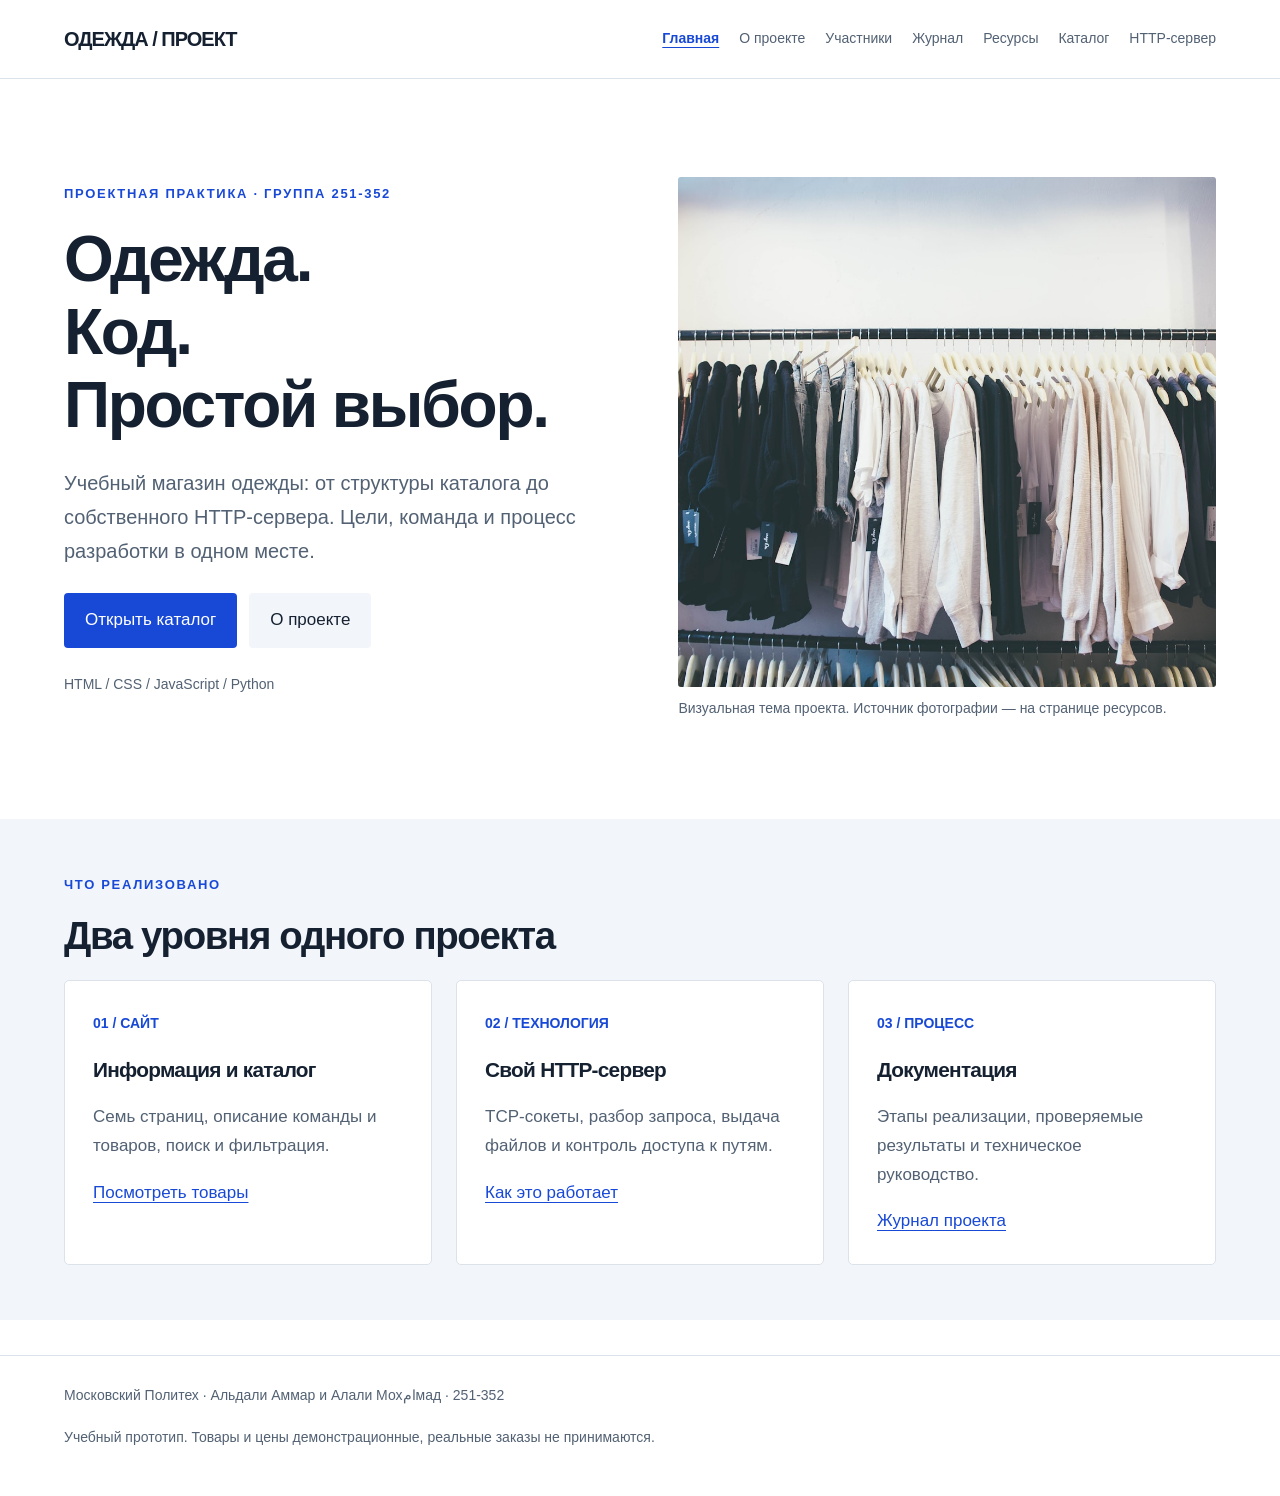
<file: index.html>
<!doctype html><html lang="ru"><head><meta charset="utf-8"><meta name="viewport" content="width=device-width, initial-scale=1"><meta name="description" content="Интернет-магазин одежды — учебный проект магазина одежды, группа 251-352"><title>Интернет-магазин одежды | Одежда / проект</title><link rel="stylesheet" href="style.css"></head><body><a class="skip" href="#main">К содержимому</a><header><div class="container header"><a class="brand" href="index.html">ОДЕЖДА / ПРОЕКТ</a><nav aria-label="Основная навигация"><a href="index.html" aria-current="page">Главная</a><a href="about.html">О проекте</a><a href="members.html">Участники</a><a href="journal.html">Журнал</a><a href="resources.html">Ресурсы</a><a href="catalog.html">Каталог</a><a href="technology.html">HTTP-сервер</a></nav></div></header><main id="main"><div class="container hero"><div><p class="eyebrow">Проектная практика · Группа 251-352</p><h1>Одежда.<br>Код.<br>Простой выбор.</h1><p class="lead">Учебный магазин одежды: от структуры каталога до собственного HTTP-сервера. Цели, команда и процесс разработки в одном месте.</p><div class="actions"><a class="button" href="catalog.html">Открыть каталог</a><a class="button secondary" href="about.html">О проекте</a></div><p class="meta">HTML / CSS / JavaScript / Python</p></div><figure><img src="assets/clothes.jpg" alt="Одежда нейтральных цветов на вешалках" width="700" height="850"><figcaption>Визуальная тема проекта. Источник фотографии — на странице ресурсов.</figcaption></figure></div><section class="band section"><div class="container"><p class="eyebrow">Что реализовано</p><h2>Два уровня одного проекта</h2><div class="grid"><article class="card"><span class="number">01 / САЙТ</span><h3>Информация и каталог</h3><p>Семь страниц, описание команды и товаров, поиск и фильтрация.</p><a href="catalog.html">Посмотреть товары</a></article><article class="card"><span class="number">02 / ТЕХНОЛОГИЯ</span><h3>Свой HTTP-сервер</h3><p>TCP-сокеты, разбор запроса, выдача файлов и контроль доступа к путям.</p><a href="technology.html">Как это работает</a></article><article class="card"><span class="number">03 / ПРОЦЕСС</span><h3>Документация</h3><p>Этапы реализации, проверяемые результаты и техническое руководство.</p><a href="journal.html">Журнал проекта</a></article></div></div></section></main><footer><div class="container"><p>Московский Политех · Альдали Аммар и Алали Мохامмад · 251-352</p><p>Учебный прототип. Товары и цены демонстрационные, реальные заказы не принимаются.</p></div></footer></body></html>
</file>
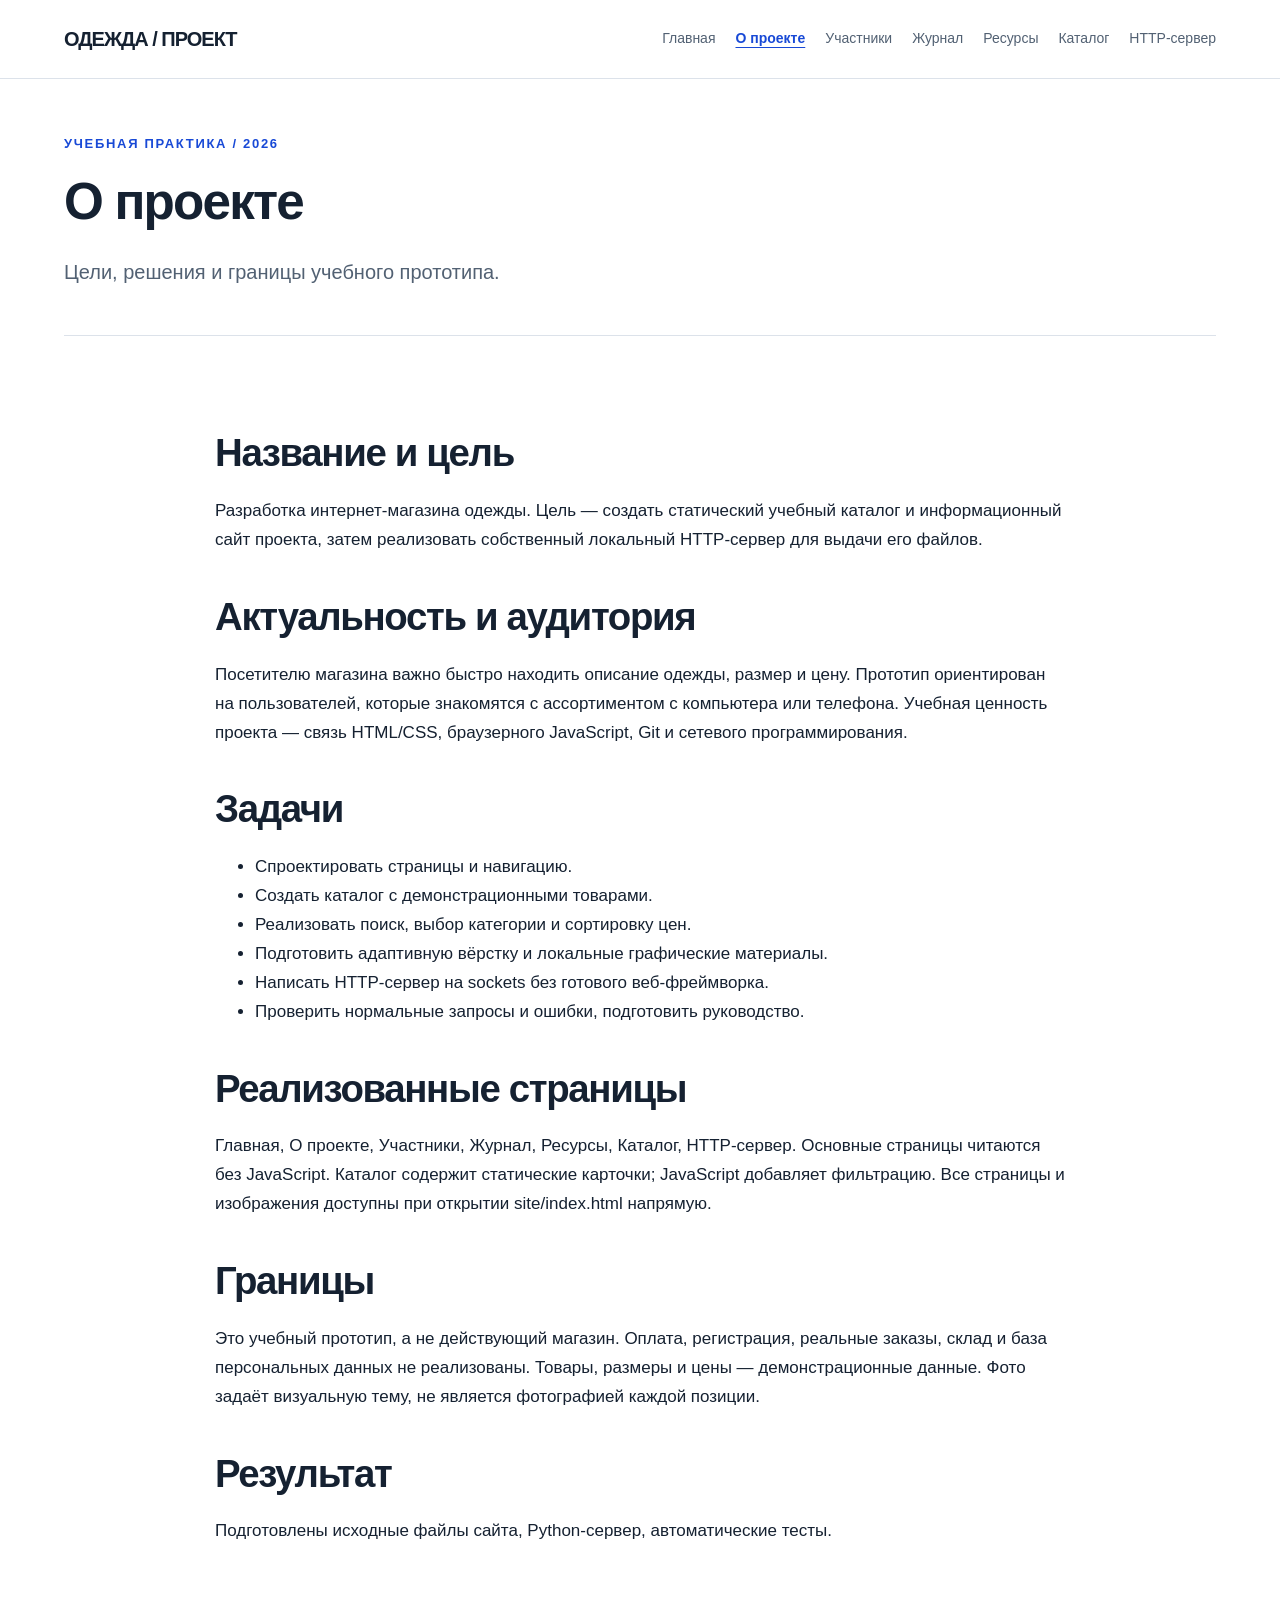
<file: about.html>
<!doctype html><html lang="ru"><head><meta charset="utf-8"><meta name="viewport" content="width=device-width, initial-scale=1"><meta name="description" content="О проекте — учебный проект магазина одежды, группа 251-352"><title>О проекте | Одежда / проект</title><link rel="stylesheet" href="style.css"></head><body><a class="skip" href="#main">К содержимому</a><header><div class="container header"><a class="brand" href="index.html">ОДЕЖДА / ПРОЕКТ</a><nav aria-label="Основная навигация"><a href="index.html">Главная</a><a href="about.html" aria-current="page">О проекте</a><a href="members.html">Участники</a><a href="journal.html">Журнал</a><a href="resources.html">Ресурсы</a><a href="catalog.html">Каталог</a><a href="technology.html">HTTP-сервер</a></nav></div></header><main id="main"><div class="container page-title"><p class="eyebrow">Учебная практика / 2026</p><h1>О проекте</h1><p class="lead">Цели, решения и границы учебного прототипа.</p></div><section class="container section prose"><h2>Название и цель</h2>
<p>Разработка интернет-магазина одежды. Цель — создать статический учебный каталог и информационный сайт проекта, затем реализовать собственный локальный HTTP-сервер для выдачи его файлов.</p>
<h2>Актуальность и аудитория</h2>
<p>Посетителю магазина важно быстро находить описание одежды, размер и цену. Прототип ориентирован на пользователей, которые знакомятся с ассортиментом с компьютера или телефона. Учебная ценность проекта — связь HTML/CSS, браузерного JavaScript, Git и сетевого программирования.</p>
<h2>Задачи</h2>
<ul>
<li>Спроектировать страницы и навигацию.</li>
<li>Создать каталог с демонстрационными товарами.</li>
<li>Реализовать поиск, выбор категории и сортировку цен.</li>
<li>Подготовить адаптивную вёрстку и локальные графические материалы.</li>
<li>Написать HTTP-сервер на sockets без готового веб-фреймворка.</li>
<li>Проверить нормальные запросы и ошибки, подготовить руководство.</li>
</ul>
<h2>Реализованные страницы</h2>
<p>Главная, О проекте, Участники, Журнал, Ресурсы, Каталог, HTTP-сервер. Основные страницы читаются без JavaScript. Каталог содержит статические карточки; JavaScript добавляет фильтрацию. Все страницы и изображения доступны при открытии site/index.html напрямую.</p>
<h2>Границы</h2>
<p>Это учебный прототип, а не действующий магазин. Оплата, регистрация, реальные заказы, склад и база персональных данных не реализованы. Товары, размеры и цены — демонстрационные данные. Фото задаёт визуальную тему, не является фотографией каждой позиции.</p>
<h2>Результат</h2>
<p>Подготовлены исходные файлы сайта, Python-сервер, автоматические тесты.</p></div></footer></body></html>
</file>
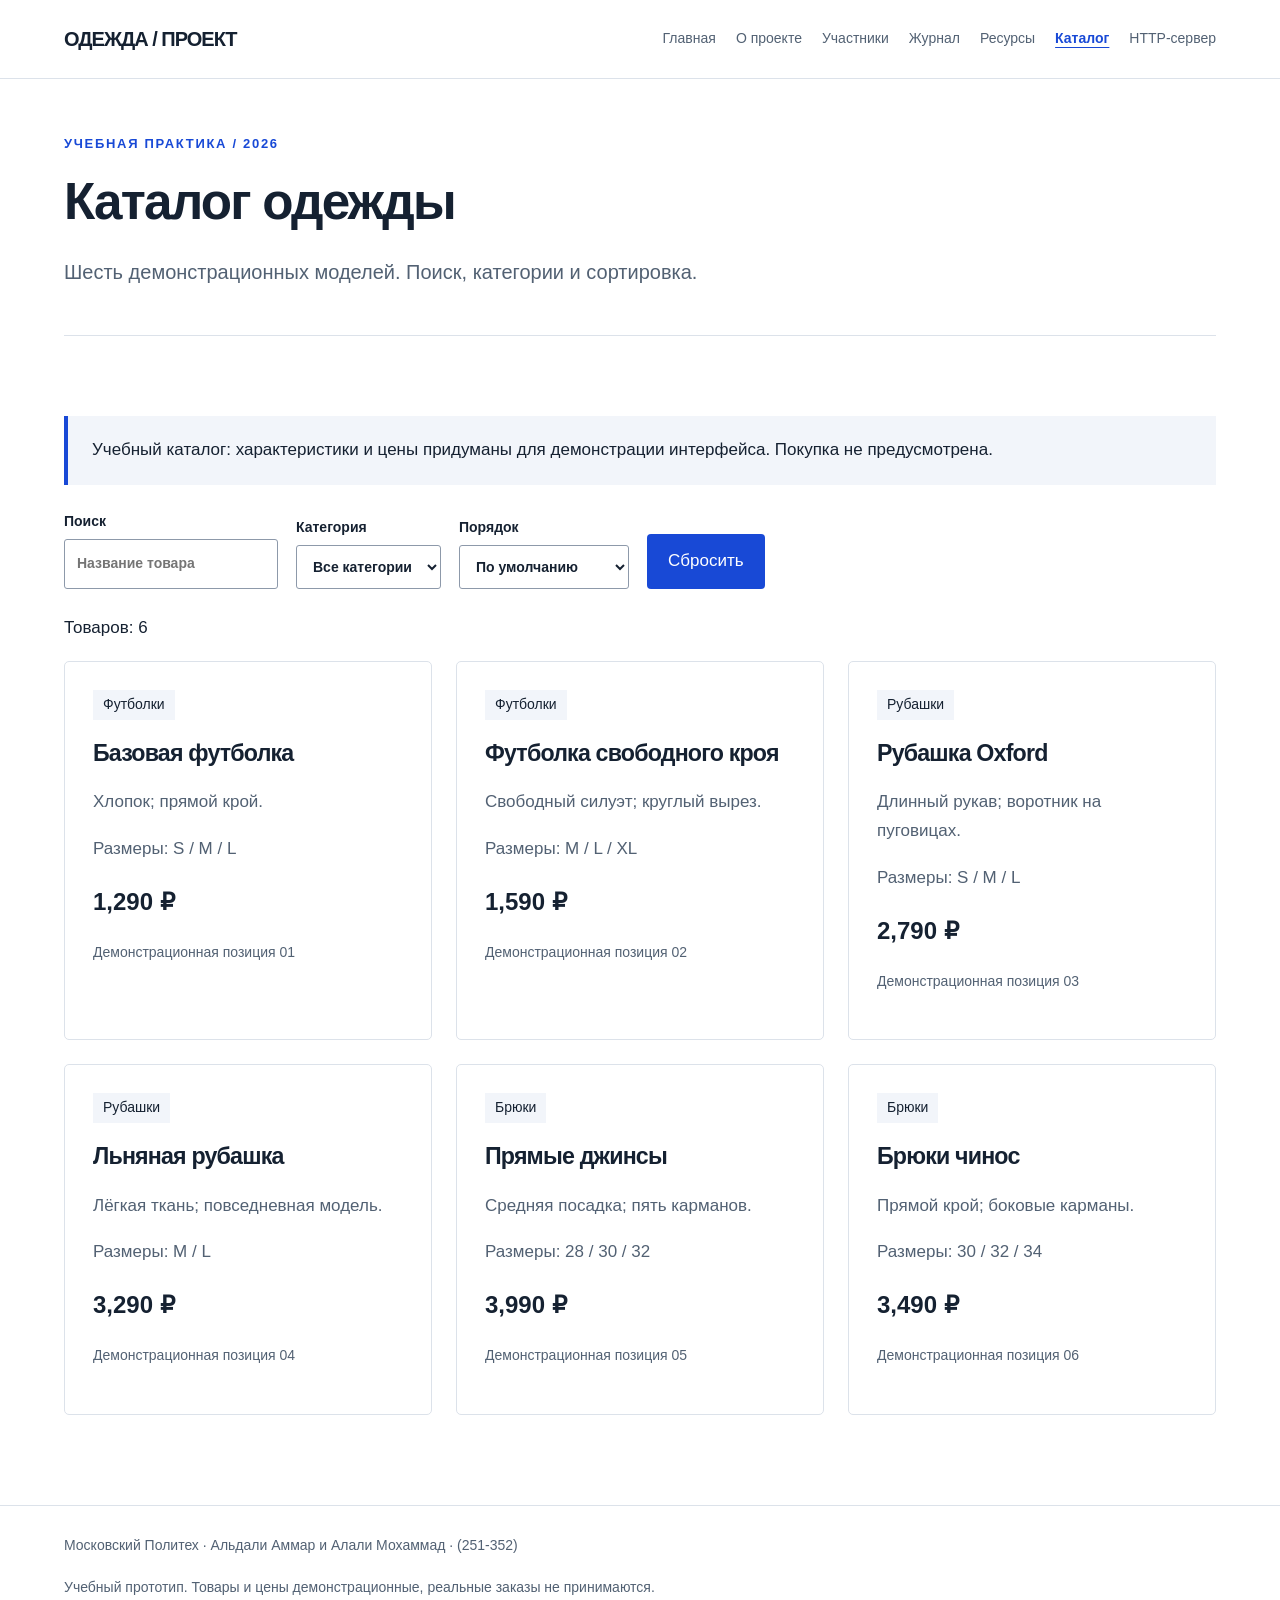
<file: catalog.html>
<!doctype html><html lang="ru"><head><meta charset="utf-8"><meta name="viewport" content="width=device-width, initial-scale=1"><meta name="description" content="Каталог одежды — учебный проект магазина одежды, группа 251-352"><title>Каталог одежды | Одежда / проект</title><link rel="stylesheet" href="style.css"></head><body><a class="skip" href="#main">К содержимому</a><header><div class="container header"><a class="brand" href="index.html">ОДЕЖДА / ПРОЕКТ</a><nav aria-label="Основная навигация"><a href="index.html">Главная</a><a href="about.html">О проекте</a><a href="members.html">Участники</a><a href="journal.html">Журнал</a><a href="resources.html">Ресурсы</a><a href="catalog.html" aria-current="page">Каталог</a><a href="technology.html">HTTP-сервер</a></nav></div></header><main id="main"><div class="container page-title"><p class="eyebrow">Учебная практика / 2026</p><h1>Каталог одежды</h1><p class="lead">Шесть демонстрационных моделей. Поиск, категории и сортировка.</p></div><section class="container section"><p class="note">Учебный каталог: характеристики и цены придуманы для демонстрации интерфейса. Покупка не предусмотрена.</p><div class="filters" id="filters" hidden><label>Поиск<input id="search" type="search" placeholder="Название товара"></label><label>Категория<select id="category"><option value="">Все категории</option><option>Футболки</option><option>Рубашки</option><option>Брюки</option></select></label><label>Порядок<select id="sort"><option value="default">По умолчанию</option><option value="asc">Сначала дешевле</option><option value="desc">Сначала дороже</option></select></label><button id="reset" type="button">Сбросить</button></div><p id="count" role="status" aria-live="polite">Товаров: 6</p><div class="grid" id="products"><article class="card product" data-name="Базовая футболка" data-category="Футболки" data-price="1290"><span class="tag">Футболки</span><h2 style="font-size:1.45rem">Базовая футболка</h2><p>Хлопок; прямой крой.</p><p>Размеры: S / M / L</p><p class="price">1,290 ₽</p><p class="meta">Демонстрационная позиция 01</p></article><article class="card product" data-name="Футболка свободного кроя" data-category="Футболки" data-price="1590"><span class="tag">Футболки</span><h2 style="font-size:1.45rem">Футболка свободного кроя</h2><p>Свободный силуэт; круглый вырез.</p><p>Размеры: M / L / XL</p><p class="price">1,590 ₽</p><p class="meta">Демонстрационная позиция 02</p></article><article class="card product" data-name="Рубашка Oxford" data-category="Рубашки" data-price="2790"><span class="tag">Рубашки</span><h2 style="font-size:1.45rem">Рубашка Oxford</h2><p>Длинный рукав; воротник на пуговицах.</p><p>Размеры: S / M / L</p><p class="price">2,790 ₽</p><p class="meta">Демонстрационная позиция 03</p></article><article class="card product" data-name="Льняная рубашка" data-category="Рубашки" data-price="3290"><span class="tag">Рубашки</span><h2 style="font-size:1.45rem">Льняная рубашка</h2><p>Лёгкая ткань; повседневная модель.</p><p>Размеры: M / L</p><p class="price">3,290 ₽</p><p class="meta">Демонстрационная позиция 04</p></article><article class="card product" data-name="Прямые джинсы" data-category="Брюки" data-price="3990"><span class="tag">Брюки</span><h2 style="font-size:1.45rem">Прямые джинсы</h2><p>Средняя посадка; пять карманов.</p><p>Размеры: 28 / 30 / 32</p><p class="price">3,990 ₽</p><p class="meta">Демонстрационная позиция 05</p></article><article class="card product" data-name="Брюки чинос" data-category="Брюки" data-price="3490"><span class="tag">Брюки</span><h2 style="font-size:1.45rem">Брюки чинос</h2><p>Прямой крой; боковые карманы.</p><p>Размеры: 30 / 32 / 34</p><p class="price">3,490 ₽</p><p class="meta">Демонстрационная позиция 06</p></article></div><p id="empty" hidden>Ничего не найдено. Измените запрос или сбросьте фильтры.</p><noscript><p>Для поиска и сортировки включите JavaScript. Все товары показаны выше.</p></noscript></section><script src="catalog.js" defer></script></main><footer><div class="container"><p>Московский Политех · Альдали Аммар и Алали Мохаммад · (251-352)</p><p>Учебный прототип. Товары и цены демонстрационные, реальные заказы не принимаются.</p></div></footer></body></html>
</file>
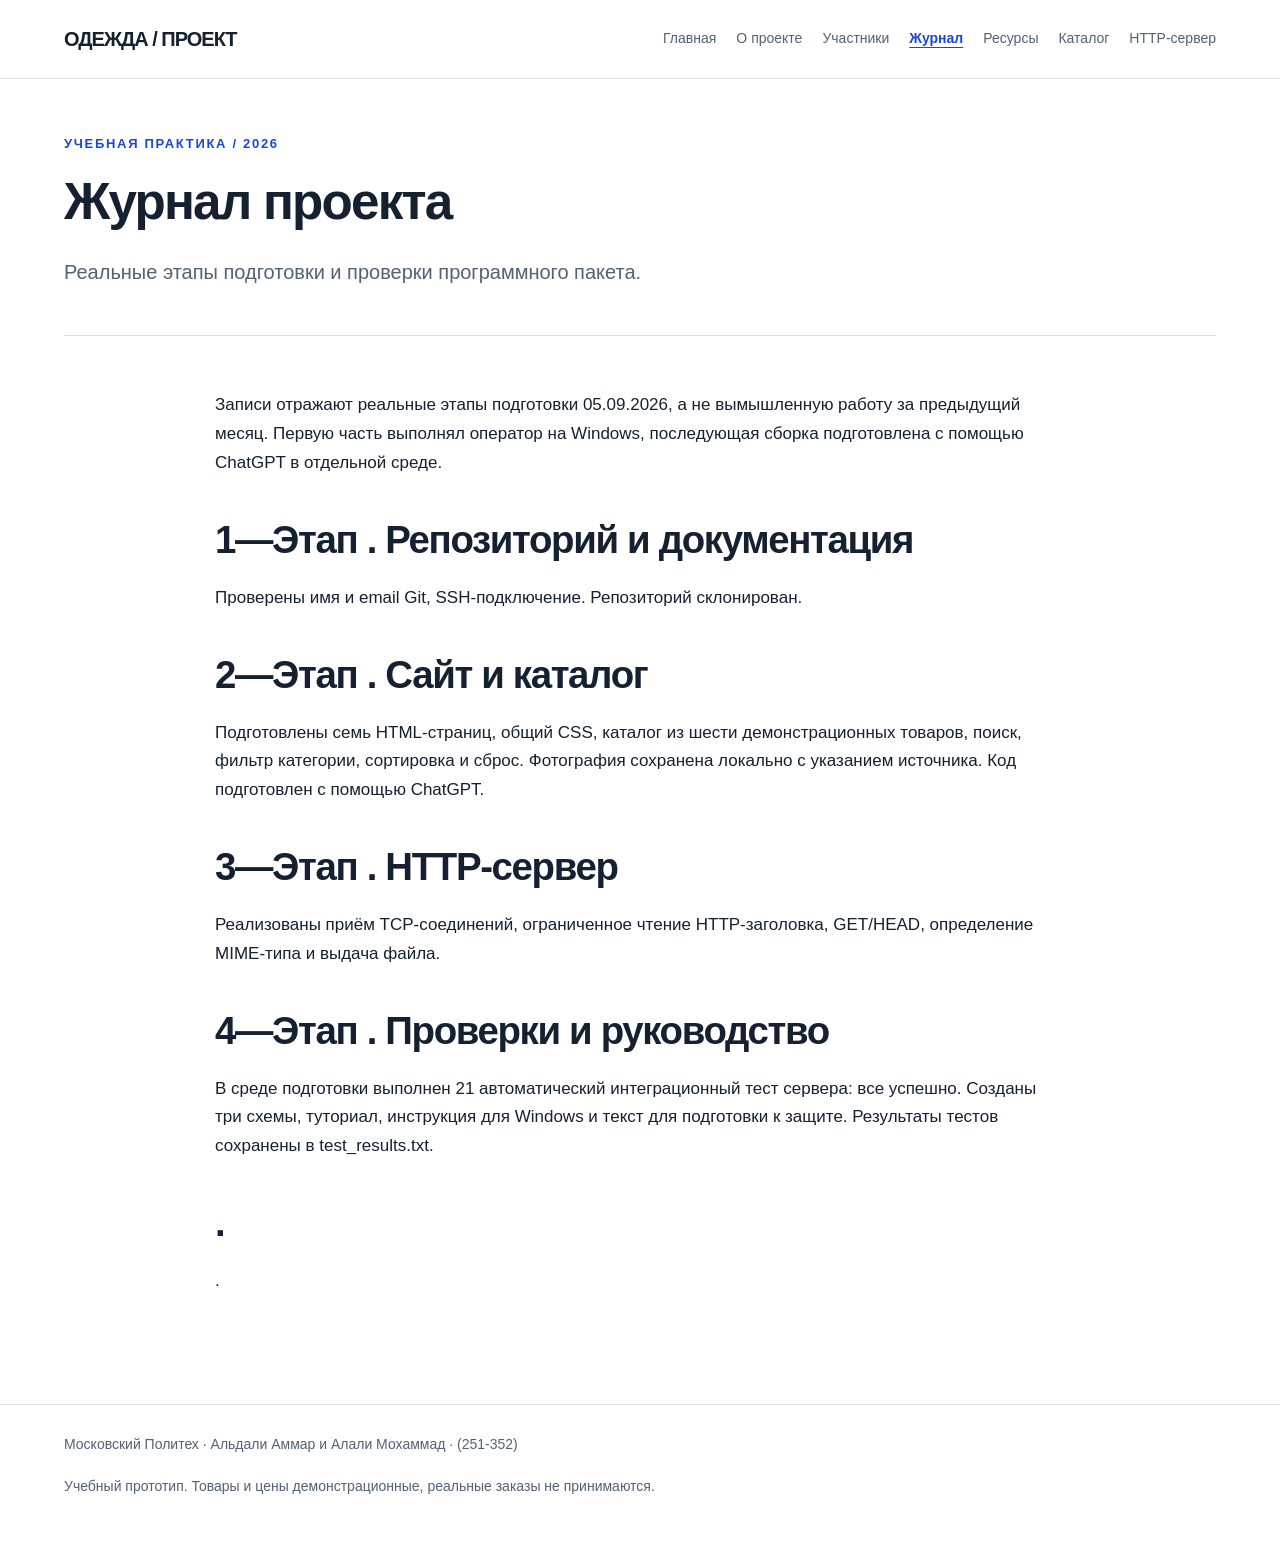
<file: journal.html>
<!doctype html><html lang="ru"><head><meta charset="utf-8"><meta name="viewport" content="width=device-width, initial-scale=1"><meta name="description" content="Журнал проекта — учебный проект магазина одежды, группа 251-352"><title>Журнал проекта | Одежда / проект</title><link rel="stylesheet" href="style.css"></head><body><a class="skip" href="#main">К содержимому</a><header><div class="container header"><a class="brand" href="index.html">ОДЕЖДА / ПРОЕКТ</a><nav aria-label="Основная навигация"><a href="index.html">Главная</a><a href="about.html">О проекте</a><a href="members.html">Участники</a><a href="journal.html" aria-current="page">Журнал</a><a href="resources.html">Ресурсы</a><a href="catalog.html">Каталог</a><a href="technology.html">HTTP-сервер</a></nav></div></header><main id="main"><div class="container page-title"><p class="eyebrow">Учебная практика / 2026</p><h1>Журнал проекта</h1><p class="lead">Реальные этапы подготовки и проверки программного пакета.</p></div><section class="container section prose"><p>Записи отражают реальные этапы подготовки 05.09.2026, а не вымышленную работу за предыдущий месяц. Первую часть выполнял оператор на Windows, последующая сборка подготовлена с помощью ChatGPT в отдельной среде.</p>
<h2>1—Этап . Репозиторий и документация</h2>
<p>Проверены имя и email Git, SSH-подключение. Репозиторий склонирован.</p>
<h2>2—Этап . Сайт и каталог</h2>
<p>Подготовлены семь HTML-страниц, общий CSS, каталог из шести демонстрационных товаров, поиск, фильтр категории, сортировка и сброс. Фотография сохранена локально с указанием источника. Код подготовлен с помощью ChatGPT.</p>
<h2>3—Этап . HTTP-сервер</h2>
<p>Реализованы приём TCP-соединений, ограниченное чтение HTTP-заголовка, GET/HEAD, определение MIME-типа и выдача файла.</p>
<h2>4—Этап . Проверки и руководство</h2>
<p>В среде подготовки выполнен 21 автоматический интеграционный тест сервера: все успешно. Созданы три схемы, туториал, инструкция для Windows и текст для подготовки к защите. Результаты тестов сохранены в test_results.txt.</p>
<h2>.</h2>
<p>.</p></section></main><footer><div class="container"><p>Московский Политех · Альдали Аммар и Алали Мохаммад · (251-352)</p><p>Учебный прототип. Товары и цены демонстрационные, реальные заказы не принимаются.</p></div></footer></body></html>
</file>
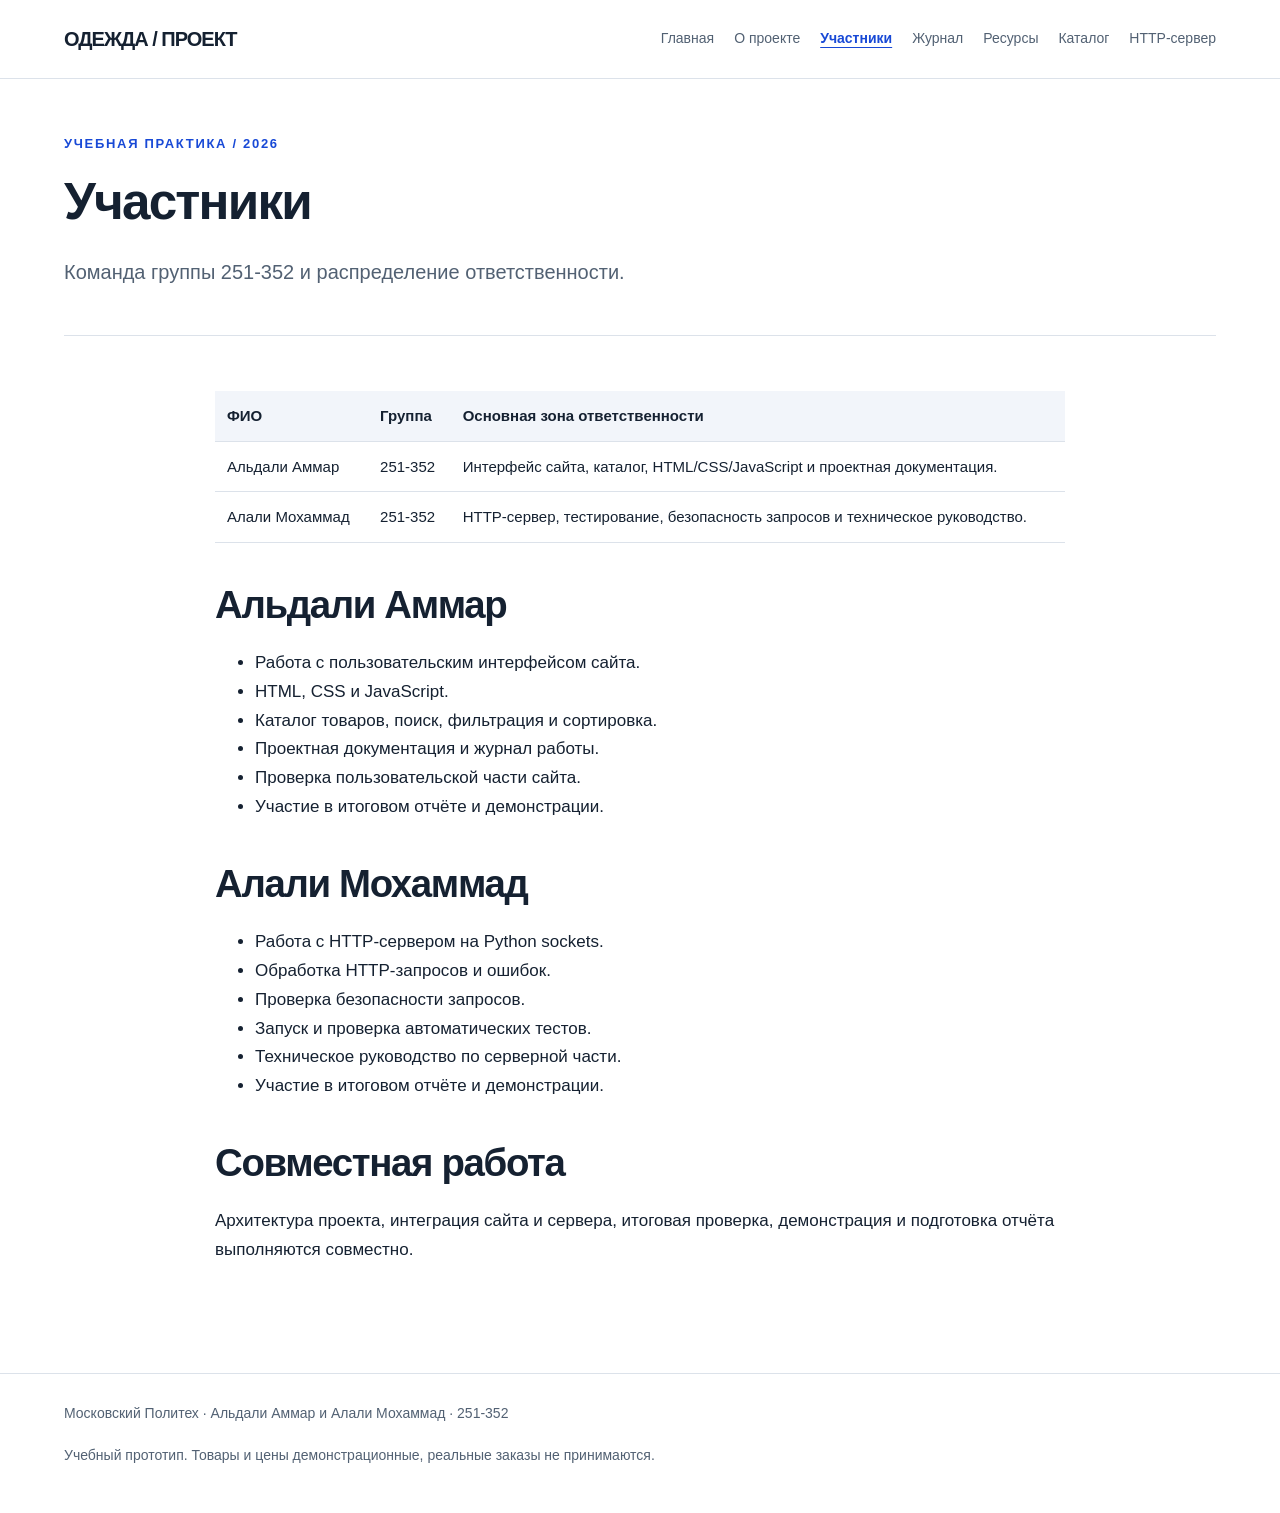
<file: members.html>
<!doctype html>
<html lang="ru">
<head>
<meta charset="utf-8">
<meta name="viewport" content="width=device-width, initial-scale=1">
<meta name="description" content="Участники — учебный проект магазина одежды, группа 251-352">
<title>Участники | Одежда / проект</title>
<link rel="stylesheet" href="style.css">
</head>
<body>
<a class="skip" href="#main">К содержимому</a>
<header>
<div class="container header">
<a class="brand" href="index.html">ОДЕЖДА / ПРОЕКТ</a>
<nav aria-label="Основная навигация">
<a href="index.html">Главная</a>
<a href="about.html">О проекте</a>
<a href="members.html" aria-current="page">Участники</a>
<a href="journal.html">Журнал</a>
<a href="resources.html">Ресурсы</a>
<a href="catalog.html">Каталог</a>
<a href="technology.html">HTTP-сервер</a>
</nav>
</div>
</header>

<main id="main">
<div class="container page-title">
<p class="eyebrow">Учебная практика / 2026</p>
<h1>Участники</h1>
<p class="lead">Команда группы 251-352 и распределение ответственности.</p>
</div>

<section class="container section prose">
<table>
<thead>
<tr><th>ФИО</th><th>Группа</th><th>Основная зона ответственности</th></tr>
</thead>
<tbody>
<tr>
<td>Альдали Аммар</td>
<td>251-352</td>
<td>Интерфейс сайта, каталог, HTML/CSS/JavaScript и проектная документация.</td>
</tr>
<tr>
<td>Алали Мохаммад</td>
<td>251-352</td>
<td>HTTP-сервер, тестирование, безопасность запросов и техническое руководство.</td>
</tr>
</tbody>
</table>

<h2>Альдали Аммар</h2>
<ul>
<li>Работа с пользовательским интерфейсом сайта.</li>
<li>HTML, CSS и JavaScript.</li>
<li>Каталог товаров, поиск, фильтрация и сортировка.</li>
<li>Проектная документация и журнал работы.</li>
<li>Проверка пользовательской части сайта.</li>
<li>Участие в итоговом отчёте и демонстрации.</li>
</ul>

<h2>Алали Мохаммад</h2>
<ul>
<li>Работа с HTTP-сервером на Python sockets.</li>
<li>Обработка HTTP-запросов и ошибок.</li>
<li>Проверка безопасности запросов.</li>
<li>Запуск и проверка автоматических тестов.</li>
<li>Техническое руководство по серверной части.</li>
<li>Участие в итоговом отчёте и демонстрации.</li>
</ul>

<h2>Совместная работа</h2>
<p>Архитектура проекта, интеграция сайта и сервера, итоговая проверка, демонстрация и подготовка отчёта выполняются совместно.</p>
</section>
</main>

<footer>
<div class="container">
<p>Московский Политех · Альдали Аммар и Алали Мохаммад · 251-352</p>
<p>Учебный прототип. Товары и цены демонстрационные, реальные заказы не принимаются.</p>
</div>
</footer>
</body>
</html>
</file>
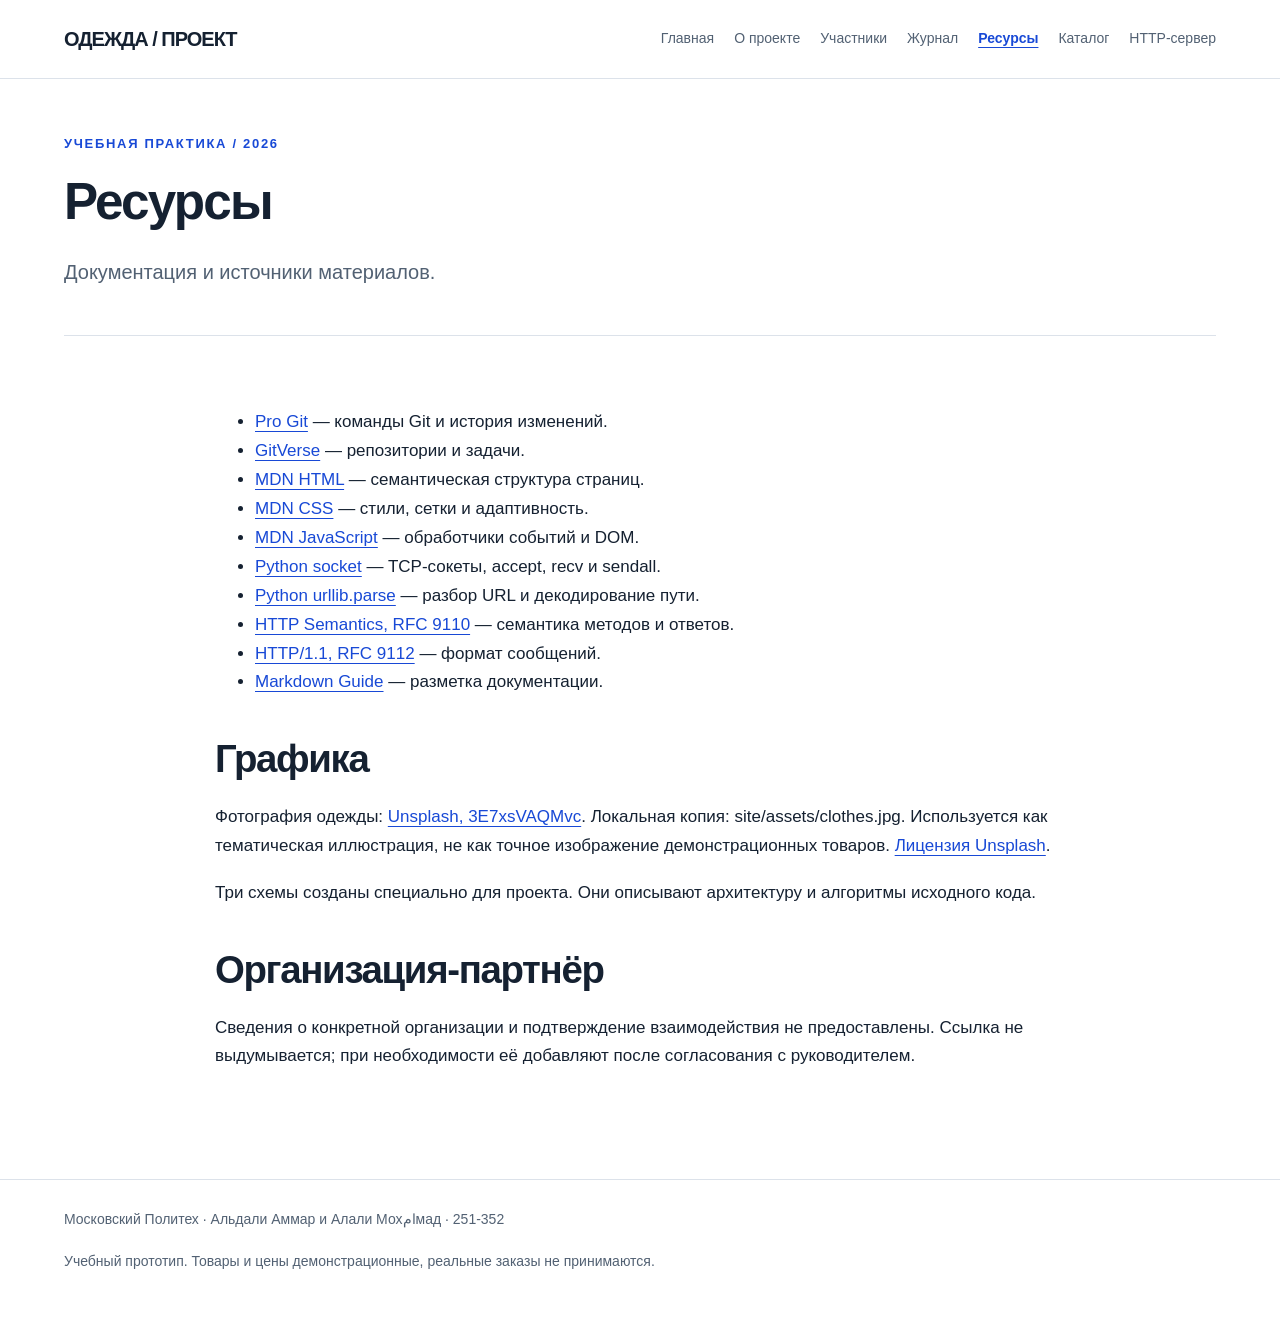
<file: resources.html>
<!doctype html><html lang="ru"><head><meta charset="utf-8"><meta name="viewport" content="width=device-width, initial-scale=1"><meta name="description" content="Ресурсы — учебный проект магазина одежды, группа 251-352"><title>Ресурсы | Одежда / проект</title><link rel="stylesheet" href="style.css"></head><body><a class="skip" href="#main">К содержимому</a><header><div class="container header"><a class="brand" href="index.html">ОДЕЖДА / ПРОЕКТ</a><nav aria-label="Основная навигация"><a href="index.html">Главная</a><a href="about.html">О проекте</a><a href="members.html">Участники</a><a href="journal.html">Журнал</a><a href="resources.html" aria-current="page">Ресурсы</a><a href="catalog.html">Каталог</a><a href="technology.html">HTTP-сервер</a></nav></div></header><main id="main"><div class="container page-title"><p class="eyebrow">Учебная практика / 2026</p><h1>Ресурсы</h1><p class="lead">Документация и источники материалов.</p></div><section class="container section prose"><ul>
<li><a href="https://git-scm.com/book/ru/v2">Pro Git</a> — команды Git и история изменений.</li>
<li><a href="https://gitverse.ru/docs/gitverse/">GitVerse</a> — репозитории и задачи.</li>
<li><a href="https://developer.mozilla.org/ru/docs/Web/HTML">MDN HTML</a> — семантическая структура страниц.</li>
<li><a href="https://developer.mozilla.org/ru/docs/Web/CSS">MDN CSS</a> — стили, сетки и адаптивность.</li>
<li><a href="https://developer.mozilla.org/ru/docs/Web/JavaScript">MDN JavaScript</a> — обработчики событий и DOM.</li>
<li><a href="https://docs.python.org/3/library/socket.html">Python socket</a> — TCP-сокеты, accept, recv и sendall.</li>
<li><a href="https://docs.python.org/3/library/urllib.parse.html">Python urllib.parse</a> — разбор URL и декодирование пути.</li>
<li><a href="https://www.rfc-editor.org/rfc/rfc9110.html">HTTP Semantics, RFC 9110</a> — семантика методов и ответов.</li>
<li><a href="https://www.rfc-editor.org/rfc/rfc9112.html">HTTP/1.1, RFC 9112</a> — формат сообщений.</li>
<li><a href="https://www.markdownguide.org/basic-syntax/">Markdown Guide</a> — разметка документации.</li>
</ul>
<h2>Графика</h2>
<p>Фотография одежды: <a href="https://unsplash.com/photos/white-long-sleeve-shirt-hanging-on-black-steel-rack-3E7xsVAQMvc">Unsplash, 3E7xsVAQMvc</a>. Локальная копия: site/assets/clothes.jpg. Используется как тематическая иллюстрация, не как точное изображение демонстрационных товаров. <a href="https://unsplash.com/license">Лицензия Unsplash</a>.</p>
<p>Три схемы созданы специально для проекта. Они описывают архитектуру и алгоритмы исходного кода.</p>
<h2>Организация-партнёр</h2>
<p>Сведения о конкретной организации и подтверждение взаимодействия не предоставлены. Ссылка не выдумывается; при необходимости её добавляют после согласования с руководителем.</p></section></main><footer><div class="container"><p>Московский Политех · Альдали Аммар и Алали Мохامмад · 251-352</p><p>Учебный прототип. Товары и цены демонстрационные, реальные заказы не принимаются.</p></div></footer></body></html>
</file>
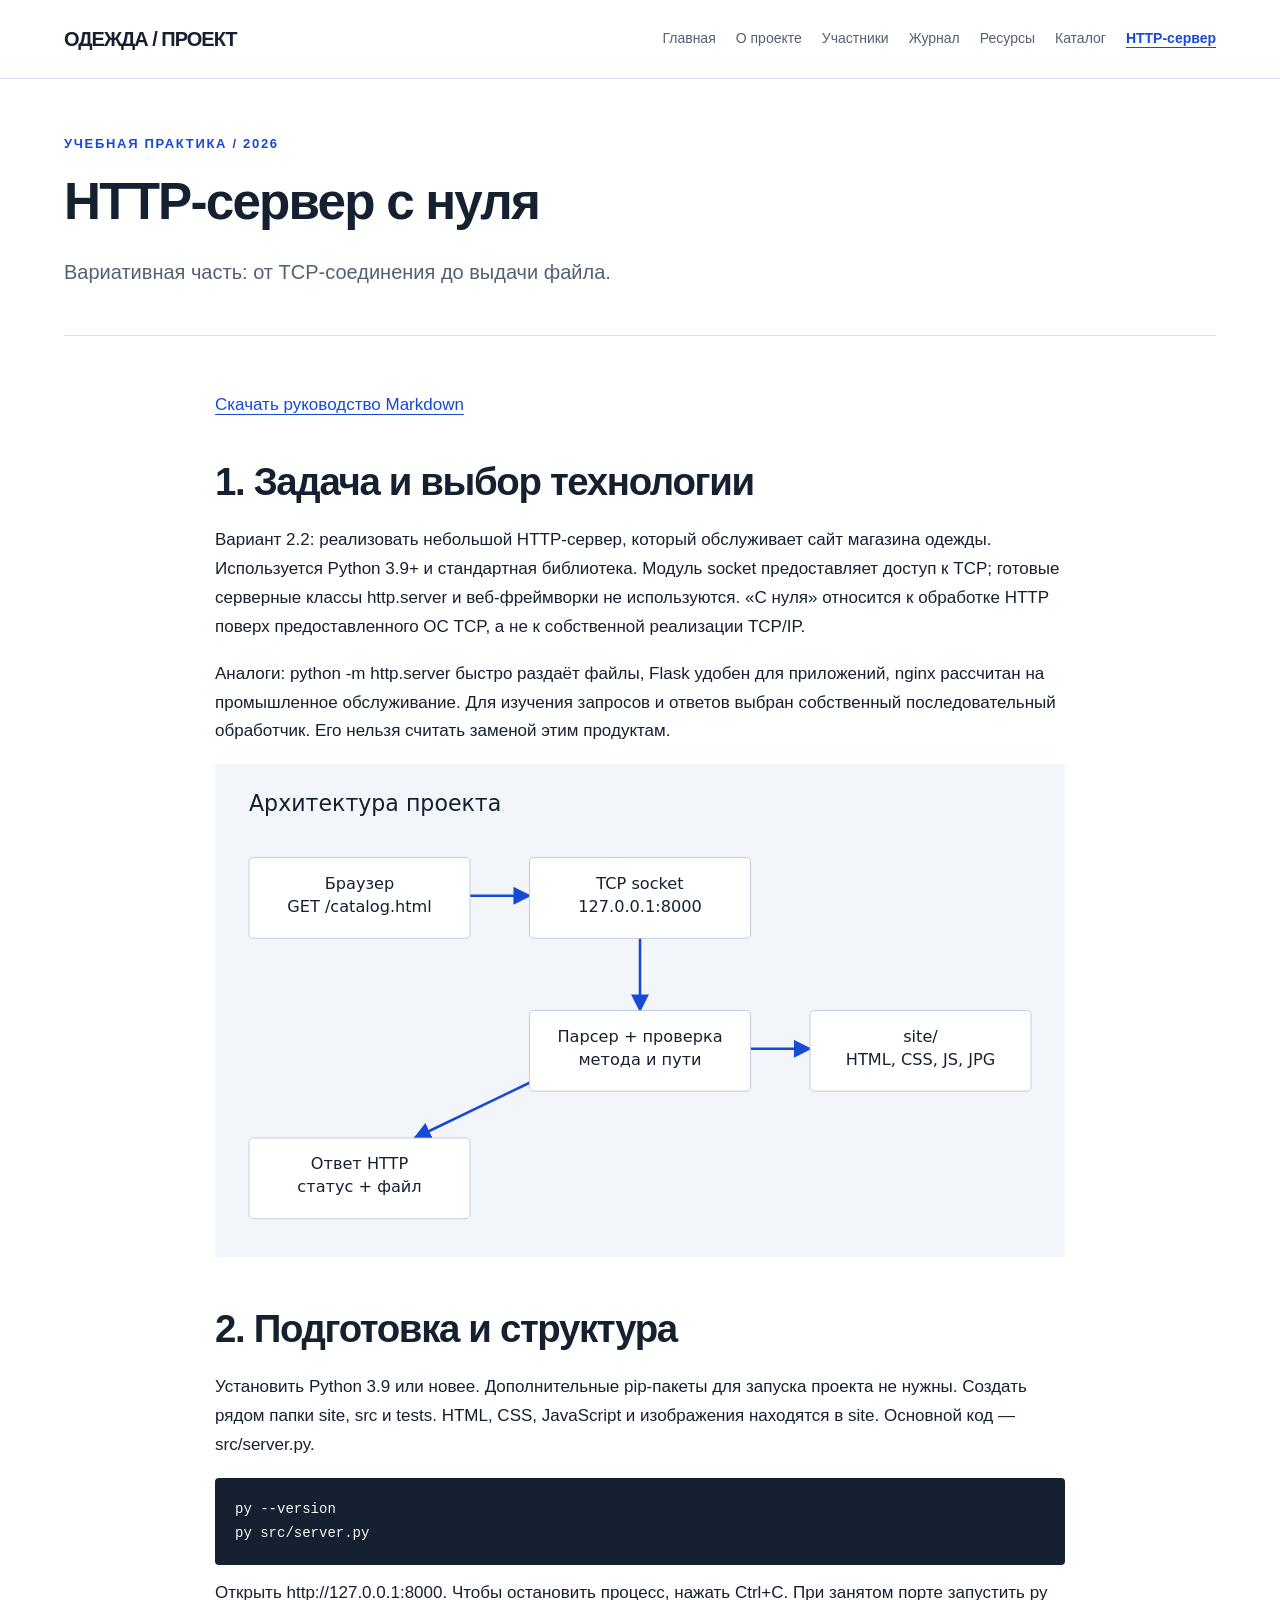
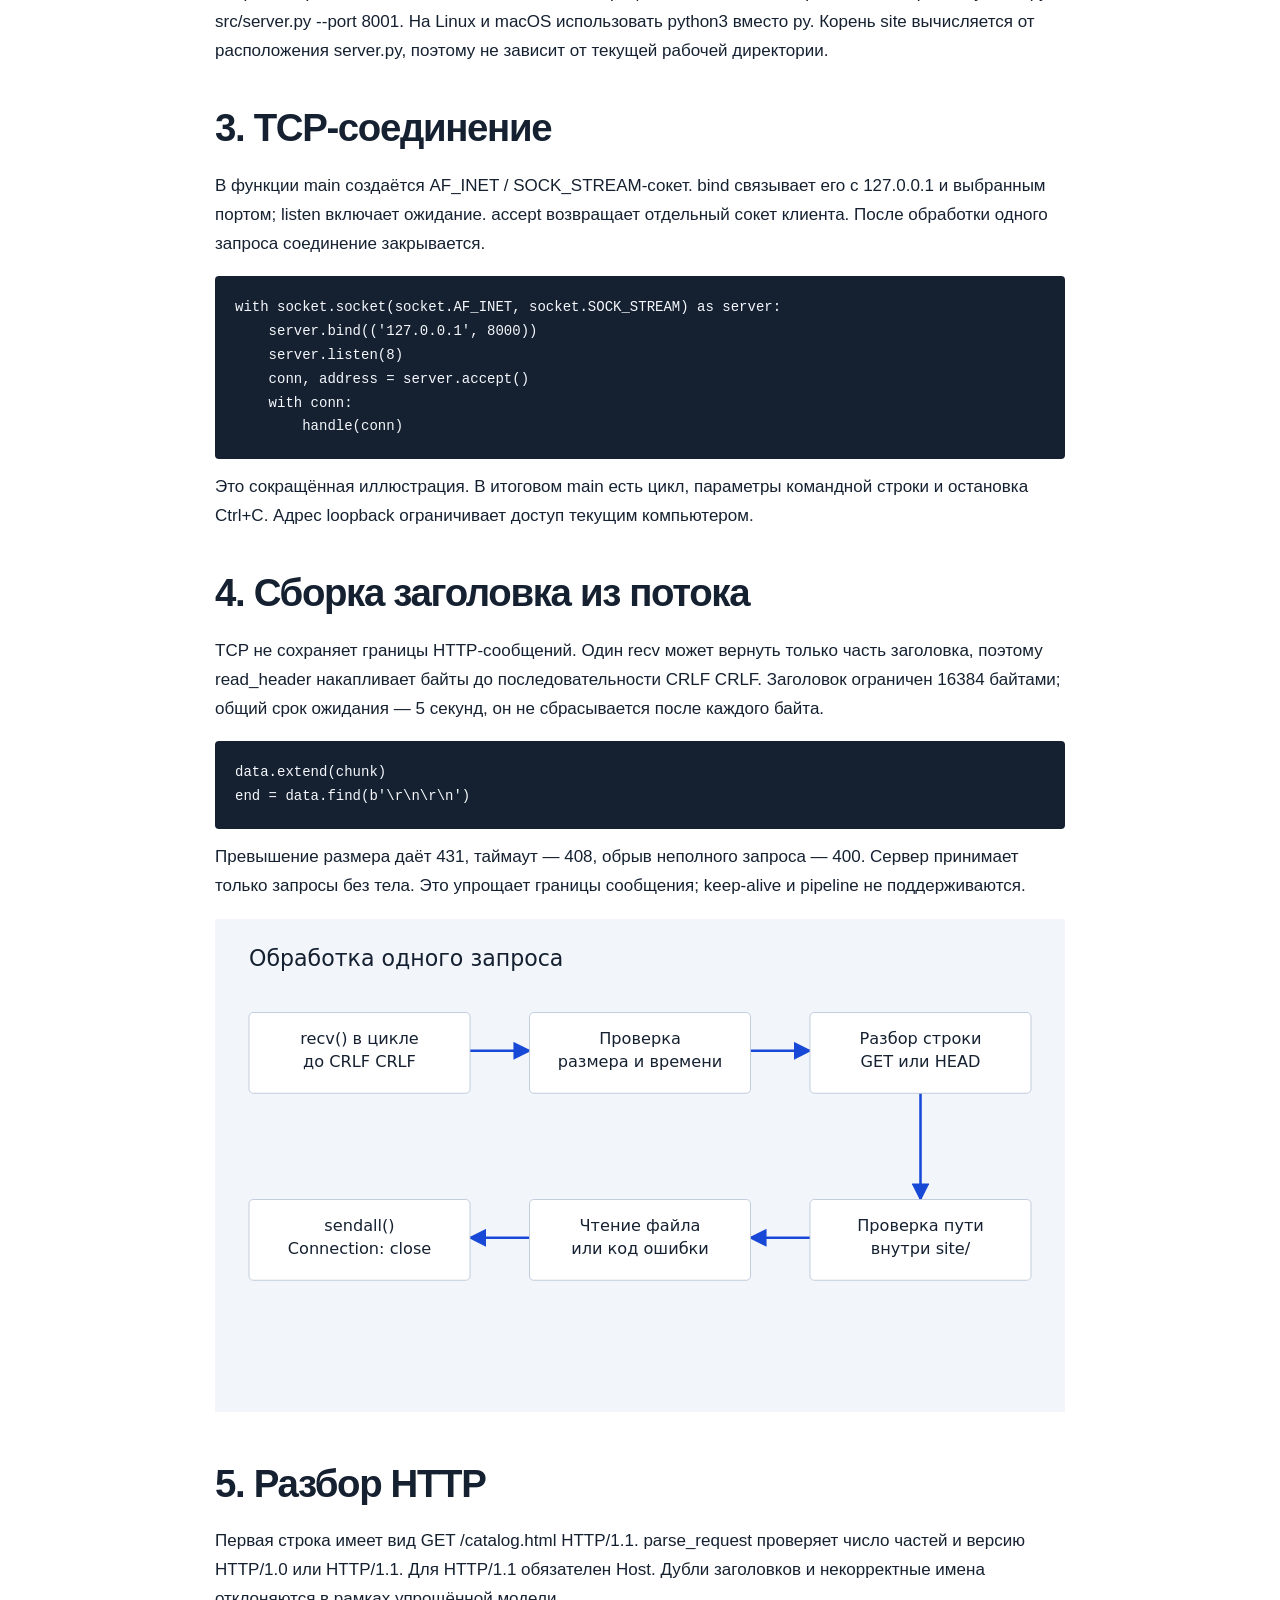
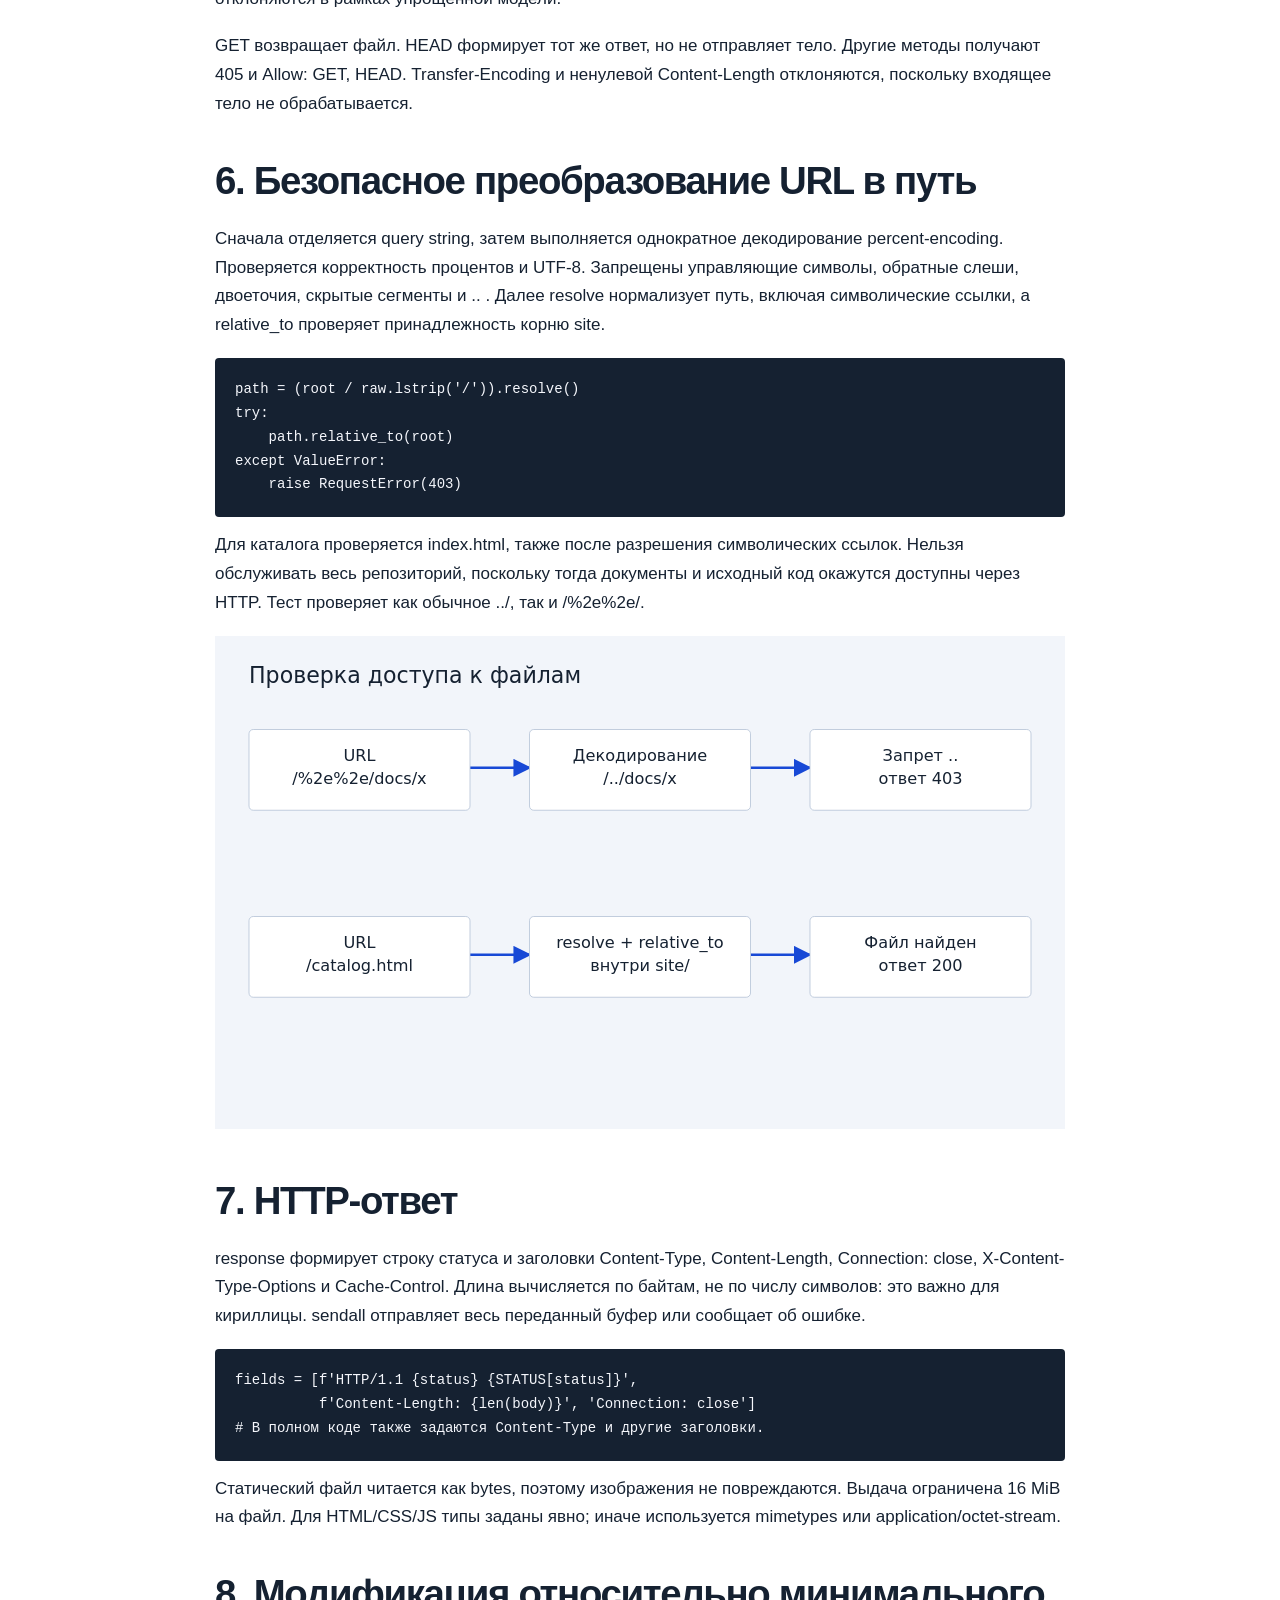
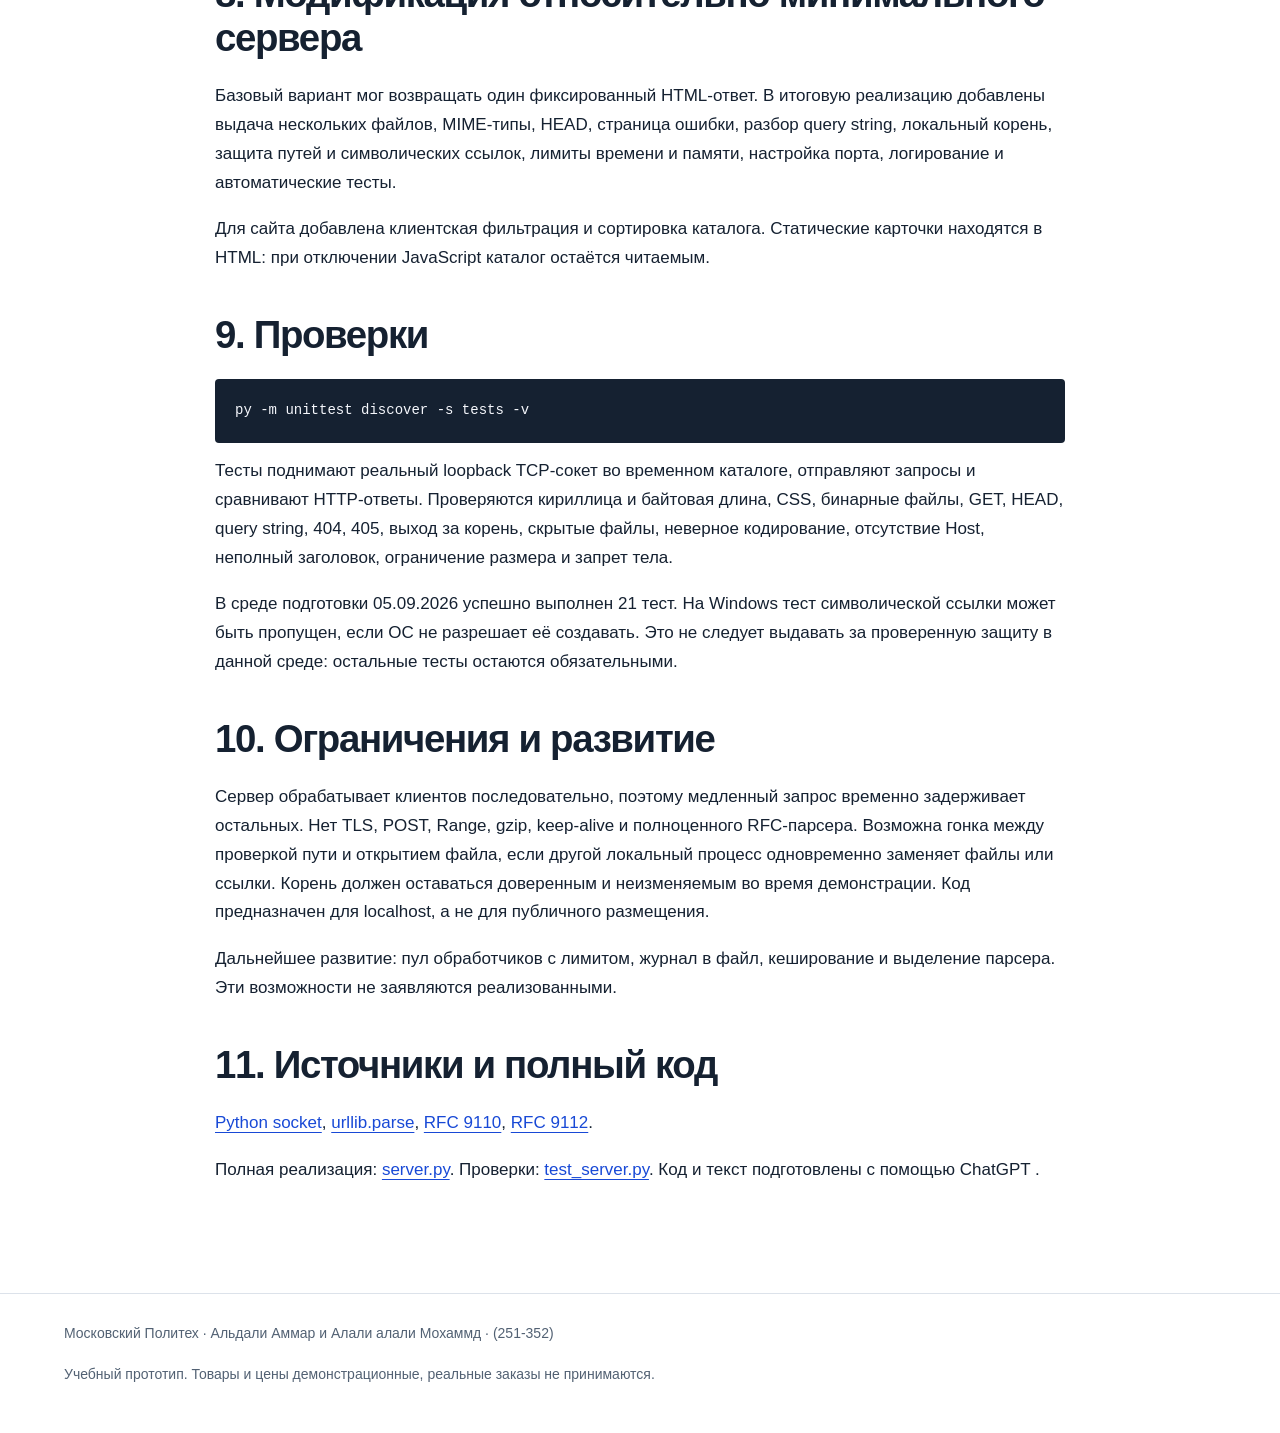
<file: technology.html>
<!doctype html><html lang="ru"><head><meta charset="utf-8"><meta name="viewport" content="width=device-width, initial-scale=1"><meta name="description" content="HTTP-сервер с нуля — учебный проект магазина одежды, группа 251-352"><title>HTTP-сервер с нуля | Одежда / проект</title><link rel="stylesheet" href="style.css"></head><body><a class="skip" href="#main">К содержимому</a><header><div class="container header"><a class="brand" href="index.html">ОДЕЖДА / ПРОЕКТ</a><nav aria-label="Основная навигация"><a href="index.html">Главная</a><a href="about.html">О проекте</a><a href="members.html">Участники</a><a href="journal.html">Журнал</a><a href="resources.html">Ресурсы</a><a href="catalog.html">Каталог</a><a href="technology.html" aria-current="page">HTTP-сервер</a></nav></div></header><main id="main"><div class="container page-title"><p class="eyebrow">Учебная практика / 2026</p><h1>HTTP-сервер с нуля</h1><p class="lead">Вариативная часть: от TCP-соединения до выдачи файла.</p></div><section class="container section prose"><p><a href="assets/tutorial.md" download>Скачать руководство Markdown</a></p><h2>1. Задача и выбор технологии</h2>
<p>Вариант 2.2: реализовать небольшой HTTP-сервер, который обслуживает сайт магазина одежды. Используется Python 3.9+ и стандартная библиотека. Модуль socket предоставляет доступ к TCP; готовые серверные классы http.server и веб-фреймворки не используются. «С нуля» относится к обработке HTTP поверх предоставленного ОС TCP, а не к собственной реализации TCP/IP.</p>
<p>Аналоги: python -m http.server быстро раздаёт файлы, Flask удобен для приложений, nginx рассчитан на промышленное обслуживание. Для изучения запросов и ответов выбран собственный последовательный обработчик. Его нельзя считать заменой этим продуктам.</p>
<p><img alt="Архитектура" src="assets/architecture.svg" /></p>
<h2>2. Подготовка и структура</h2>
<p>Установить Python 3.9 или новее. Дополнительные pip-пакеты для запуска проекта не нужны. Создать рядом папки site, src и tests. HTML, CSS, JavaScript и изображения находятся в site. Основной код — src/server.py.</p>
<pre><code class="language-bash">py --version
py src/server.py
</code></pre>
<p>Открыть http://127.0.0.1:8000. Чтобы остановить процесс, нажать Ctrl+C. При занятом порте запустить py src/server.py --port 8001. На Linux и macOS использовать python3 вместо py. Корень site вычисляется от расположения server.py, поэтому не зависит от текущей рабочей директории.</p>
<h2>3. TCP-соединение</h2>
<p>В функции main создаётся AF_INET / SOCK_STREAM-сокет. bind связывает его с 127.0.0.1 и выбранным портом; listen включает ожидание. accept возвращает отдельный сокет клиента. После обработки одного запроса соединение закрывается.</p>
<pre><code class="language-python">with socket.socket(socket.AF_INET, socket.SOCK_STREAM) as server:
    server.bind(('127.0.0.1', 8000))
    server.listen(8)
    conn, address = server.accept()
    with conn:
        handle(conn)
</code></pre>
<p>Это сокращённая иллюстрация. В итоговом main есть цикл, параметры командной строки и остановка Ctrl+C. Адрес loopback ограничивает доступ текущим компьютером.</p>
<h2>4. Сборка заголовка из потока</h2>
<p>TCP не сохраняет границы HTTP-сообщений. Один recv может вернуть только часть заголовка, поэтому read_header накапливает байты до последовательности CRLF CRLF. Заголовок ограничен 16384 байтами; общий срок ожидания — 5 секунд, он не сбрасывается после каждого байта.</p>
<pre><code class="language-python">data.extend(chunk)
end = data.find(b'\r\n\r\n')
</code></pre>
<p>Превышение размера даёт 431, таймаут — 408, обрыв неполного запроса — 400. Сервер принимает только запросы без тела. Это упрощает границы сообщения; keep-alive и pipeline не поддерживаются.</p>
<p><img alt="Обработка запроса" src="assets/request.svg" /></p>
<h2>5. Разбор HTTP</h2>
<p>Первая строка имеет вид GET /catalog.html HTTP/1.1. parse_request проверяет число частей и версию HTTP/1.0 или HTTP/1.1. Для HTTP/1.1 обязателен Host. Дубли заголовков и некорректные имена отклоняются в рамках упрощённой модели.</p>
<p>GET возвращает файл. HEAD формирует тот же ответ, но не отправляет тело. Другие методы получают 405 и Allow: GET, HEAD. Transfer-Encoding и ненулевой Content-Length отклоняются, поскольку входящее тело не обрабатывается.</p>
<h2>6. Безопасное преобразование URL в путь</h2>
<p>Сначала отделяется query string, затем выполняется однократное декодирование percent-encoding. Проверяется корректность процентов и UTF-8. Запрещены управляющие символы, обратные слеши, двоеточия, скрытые сегменты и .. . Далее resolve нормализует путь, включая символические ссылки, а relative_to проверяет принадлежность корню site.</p>
<pre><code class="language-python">path = (root / raw.lstrip('/')).resolve()
try:
    path.relative_to(root)
except ValueError:
    raise RequestError(403)
</code></pre>
<p>Для каталога проверяется index.html, также после разрешения символических ссылок. Нельзя обслуживать весь репозиторий, поскольку тогда документы и исходный код окажутся доступны через HTTP. Тест проверяет как обычное ../, так и /%2e%2e/.</p>
<p><img alt="Контроль пути" src="assets/paths.svg" /></p>
<h2>7. HTTP-ответ</h2>
<p>response формирует строку статуса и заголовки Content-Type, Content-Length, Connection: close, X-Content-Type-Options и Cache-Control. Длина вычисляется по байтам, не по числу символов: это важно для кириллицы. sendall отправляет весь переданный буфер или сообщает об ошибке.</p>
<pre><code class="language-python">fields = [f'HTTP/1.1 {status} {STATUS[status]}',
          f'Content-Length: {len(body)}', 'Connection: close']
# В полном коде также задаются Content-Type и другие заголовки.
</code></pre>
<p>Статический файл читается как bytes, поэтому изображения не повреждаются. Выдача ограничена 16 MiB на файл. Для HTML/CSS/JS типы заданы явно; иначе используется mimetypes или application/octet-stream.</p>
<h2>8. Модификация относительно минимального сервера</h2>
<p>Базовый вариант мог возвращать один фиксированный HTML-ответ. В итоговую реализацию добавлены выдача нескольких файлов, MIME-типы, HEAD, страница ошибки, разбор query string, локальный корень, защита путей и символических ссылок, лимиты времени и памяти, настройка порта, логирование и автоматические тесты.</p>
<p>Для сайта добавлена клиентская фильтрация и сортировка каталога. Статические карточки находятся в HTML: при отключении JavaScript каталог остаётся читаемым.</p>
<h2>9. Проверки</h2>
<pre><code class="language-bash">py -m unittest discover -s tests -v
</code></pre>
<p>Тесты поднимают реальный loopback TCP-сокет во временном каталоге, отправляют запросы и сравнивают HTTP-ответы. Проверяются кириллица и байтовая длина, CSS, бинарные файлы, GET, HEAD, query string, 404, 405, выход за корень, скрытые файлы, неверное кодирование, отсутствие Host, неполный заголовок, ограничение размера и запрет тела.</p>
<p>В среде подготовки 05.09.2026 успешно выполнен 21 тест. На Windows тест символической ссылки может быть пропущен, если ОС не разрешает её создавать. Это не следует выдавать за проверенную защиту в данной среде: остальные тесты остаются обязательными.</p>
<h2>10. Ограничения и развитие</h2>
<p>Сервер обрабатывает клиентов последовательно, поэтому медленный запрос временно задерживает остальных. Нет TLS, POST, Range, gzip, keep-alive и полноценного RFC-парсера. Возможна гонка между проверкой пути и открытием файла, если другой локальный процесс одновременно заменяет файлы или ссылки. Корень должен оставаться доверенным и неизменяемым во время демонстрации. Код предназначен для localhost, а не для публичного размещения.</p>
<p>Дальнейшее развитие: пул обработчиков с лимитом, журнал в файл, кеширование и выделение парсера. Эти возможности не заявляются реализованными.</p>
<h2>11. Источники и полный код</h2>
<p><a href="https://docs.python.org/3/library/socket.html">Python socket</a>, <a href="https://docs.python.org/3/library/urllib.parse.html">urllib.parse</a>, <a href="https://www.rfc-editor.org/rfc/rfc9110.html">RFC 9110</a>, <a href="https://www.rfc-editor.org/rfc/rfc9112.html">RFC 9112</a>.</p>
<p>Полная реализация: <a href="assets/server.py.txt">server.py</a>. Проверки: <a href="assets/test_server.py.txt">test_server.py</a>. Код и текст подготовлены с помощью ChatGPT .</p></section></main><footer><div class="container"><p>Московский Политех · Альдали Аммар и Алали алали Мохаммд · (251-352)</p><p>Учебный прототип. Товары и цены демонстрационные, реальные заказы не принимаются.</p></div></footer></body></html>
</file>
<file: style.css>
:root{--ink:#152131;--muted:#526173;--blue:#1849d6;--line:#dce2ea;--paper:#fff;--wash:#f2f5fa}*{box-sizing:border-box}body{margin:0;background:var(--paper);color:var(--ink);font:17px/1.7 Arial,sans-serif}a{color:var(--blue);text-underline-offset:4px}a:hover{text-decoration-thickness:2px}a:focus-visible,button:focus-visible,input:focus-visible,select:focus-visible{outline:3px solid #cf7900;outline-offset:4px}.container{width:min(1160px,90%);margin:auto}.skip{position:absolute;top:-100px;background:#fff;padding:12px;z-index:5}.skip:focus{top:0}header{border-bottom:1px solid var(--line);background:white}.header{display:flex;justify-content:space-between;gap:25px;align-items:center;padding:22px 0}.brand{font-size:20px;font-weight:800;text-decoration:none;color:var(--ink);letter-spacing:-1px}nav{display:flex;flex-wrap:wrap;gap:12px 20px}nav a{font-size:14px;text-decoration:none;color:var(--muted)}nav a[aria-current]{color:var(--blue);font-weight:bold;text-decoration:underline}h1,h2,h3{line-height:1.14;letter-spacing:-.035em}h1{font-size:clamp(2.3rem,5vw,4.8rem);margin:14px 0 24px}h2{font-size:clamp(1.7rem,3vw,2.6rem);margin:12px 0 22px}h3{font-size:1.3rem}p{margin:0 0 18px}.eyebrow{font-size:13px;letter-spacing:.13em;text-transform:uppercase;font-weight:bold;color:var(--blue)}.hero{display:grid;grid-template-columns:1.05fr 1fr;gap:50px;padding:68px 0;align-items:center}.hero img{width:100%;height:510px;object-fit:cover;border-radius:3px}.lead{font-size:20px;color:var(--muted);max-width:740px}.button,button{display:inline-block;background:var(--blue);color:#fff;padding:13px 21px;border:0;border-radius:4px;font:inherit;text-decoration:none;cursor:pointer}.secondary{background:var(--wash);color:var(--ink)}.actions{display:flex;flex-wrap:wrap;gap:12px;margin:25px 0}.section{padding:55px 0}.band{background:var(--wash)}.grid{display:grid;grid-template-columns:repeat(3,1fr);gap:24px}.two{grid-template-columns:repeat(2,1fr)}.card{padding:28px;border:1px solid var(--line);background:white;border-radius:5px}.number{font-size:14px;color:var(--blue);font-weight:bold}.card p{color:var(--muted)}.page-title{padding:54px 0 28px;border-bottom:1px solid var(--line)}.page-title h1{font-size:clamp(2.2rem,4vw,3.5rem)}.prose{max-width:850px}.prose h2{margin-top:40px}.prose img,.diagram{width:100%;height:auto}.note{padding:20px 24px;border-left:4px solid var(--blue);background:var(--wash);margin:25px 0}footer{border-top:1px solid var(--line);padding:28px 0;margin-top:35px;color:var(--muted);font-size:14px}.meta{color:var(--muted);font-size:14px}.timeline article{padding:24px 0 24px 28px;border-left:2px solid var(--line)}.timeline time{color:var(--blue);font-weight:bold;font-size:14px}.tag{display:inline-block;background:var(--wash);padding:3px 10px;font-size:14px;margin-bottom:8px}.price{font-size:24px;font-weight:bold;color:var(--ink)!important}.filters{display:flex;flex-wrap:wrap;gap:18px;align-items:end;margin:25px 0}.filters label{display:flex;flex-direction:column;font-size:14px;font-weight:bold;gap:5px}input,select{font:inherit;padding:12px;border:1px solid #8d99aa;border-radius:3px;background:white;color:var(--ink);max-width:100%}pre{overflow:auto;background:#152131;color:#f5f7fc;padding:20px;border-radius:4px;font-size:14px}code{overflow-wrap:anywhere}table{width:100%;border-collapse:collapse;font-size:15px}td,th{padding:12px;text-align:left;border-bottom:1px solid var(--line);vertical-align:top}th{background:var(--wash)}.table-wrap{overflow:auto}details{border-bottom:1px solid var(--line);padding:15px 0}summary{cursor:pointer;font-weight:bold}figure{margin:30px 0}figcaption{font-size:14px;color:var(--muted)}[hidden]{display:none!important}@media(max-width:850px){.header{display:block}nav{margin-top:16px}.hero{grid-template-columns:1fr;padding:35px 0;gap:22px}.hero img{height:300px}.grid{grid-template-columns:1fr 1fr}}@media(max-width:560px){.grid,.two{grid-template-columns:1fr}.section{padding:30px 0}.card{padding:22px}.filters,.filters label{width:100%}.hero img{height:240px}.lead{font-size:18px}nav{gap:12px}.page-title{padding-top:30px}}
</file>
